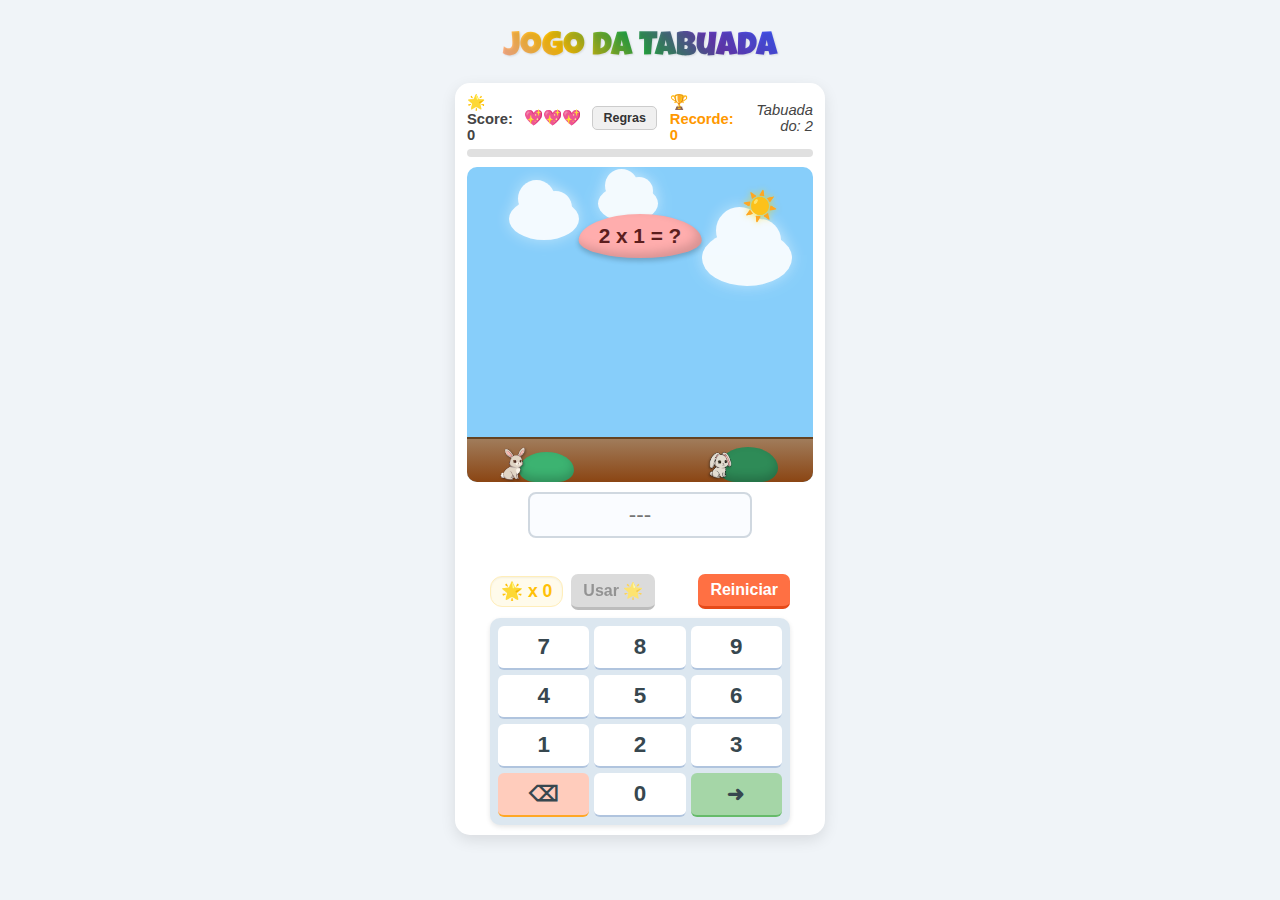
<file: index.html>
<!DOCTYPE html>
<html lang="pt-BR">
<head>
    <meta charset="UTF-8">
    <meta name="viewport" content="width=device-width, initial-scale=1.0, maximum-scale=1.0, user-scalable=no">
    <title>Jogo da Tabuada v16 - Solo & Coelhos</title> <!-- Versão Atualizada -->
    <link rel="preconnect" href="https://fonts.googleapis.com">
    <link rel="preconnect" href="https://fonts.gstatic.com" crossorigin>
    <link href="https://fonts.googleapis.com/css2?family=Luckiest+Guy&display=swap" rel="stylesheet">

    <!-- Link para o arquivo CSS externo -->
    <link rel="stylesheet" href="style.css">

</head>
<body>

    <h1>Jogo da Tabuada</h1>

    <!-- Área de Ativação de Som REMOVIDA -->

    <div id="game-container">
        <div id="achievement-notification">🏆 Conquista Desbloqueada!</div>

        <div id="info-bar">
             <div class="info-group left">
                 <div id="score">🌟 Score: <span class="score-value">0</span></div>
                 <div id="lives-display">💖💖💖</div>
             </div>
             <div class="info-group right">
                  <button type="button" id="show-rules-button" class="info-button">Regras</button>
                  <div id="high-score">🏆 Recorde: <span class="score-value">0</span></div>
                 <div id="current-table-info">Tabuada do: 2</div>
             </div>
        </div>

        <div id="progress-container"> <div id="progress-bar"></div> </div>

        <div id="game-area">
            <!-- Elementos de Fundo (Nuvens, Sol, Balões BG) -->
            <div id="background-decorations">
                <div class="bg-balloon"></div> <div class="bg-balloon"></div> <div class="bg-balloon"></div> <div class="bg-balloon"></div>
                <div class="bg-balloon"></div> <div class="bg-balloon"></div> <div class="bg-balloon"></div> <div class="bg-balloon"></div>
            </div>
            <div class="sun">☀️</div>
            <div class="cloud" id="cloud1"></div> <div class="cloud" id="cloud2"></div> <div class="cloud" id="cloud3"></div>

            <!-- Container de Power-ups -->
            <div id="power-up-container"></div>

            <!-- Balão Principal do Problema -->
            <div id="problem-balloon">? x ? = ?</div>

            <!-- Elementos adicionados: Solo e Coelhos -->
            <div id="ground">
                <!-- Arbustos (gerados pelo CSS) -->

                <!-- Coelhos adicionados -->
                <img id="rabbit-left" src="coelho01.svg" alt="Coelho decorativo à esquerda">
                <img id="rabbit-right" src="coelho02.svg" alt="Coelho decorativo à direita">

            </div>
            <!-- Fim dos elementos adicionados -->
        </div> <!-- Fim da #game-area -->


        <div id="input-area">
            <input type="text" id="answer-input" placeholder="---" inputmode="none" readonly>
        </div>

        <div id="feedback"></div>

        <div id="keypad-controls-container">
            <div id="controls-buttons-wrapper">
                <div id="star-power-area">
                    <div id="star-power-display">🌟 x 0</div>
                    <button type="button" id="use-star-button" disabled>Usar 🌟</button>
                </div>
                <button type="button" id="ingame-restart-button">Reiniciar</button>
            </div>
            <div id="keypad-area">
                 <div class="keypad-row"> <button type="button" class="keypad-button digit">7</button> <button type="button" class="keypad-button digit">8</button> <button type="button" class="keypad-button digit">9</button> </div>
                 <div class="keypad-row"> <button type="button" class="keypad-button digit">4</button> <button type="button" class="keypad-button digit">5</button> <button type="button" class="keypad-button digit">6</button> </div>
                 <div class="keypad-row"> <button type="button" class="keypad-button digit">1</button> <button type="button" class="keypad-button digit">2</button> <button type="button" class="keypad-button digit">3</button> </div>
                 <div class="keypad-row"> <button type="button" class="keypad-button action backspace">⌫</button> <button type="button" class="keypad-button digit">0</button> <button type="button" class="keypad-button action enter">➜</button> </div>
            </div>
        </div>

        <button id="restart-button" onclick="startGame()">Jogar Novamente</button>

    </div> <!-- Fim do #game-container -->

     <!-- Modal de Regras (Instrução de som ATUALIZADA) -->
     <div id="rules-modal" class="modal-overlay" style="display: none;">
        <div class="modal-content">
            <h2>Regras do Jogo</h2>
            <ul>
                <li>Acerte a resposta da multiplicação antes que o balão caia!</li>
                <li>Use o teclado numérico para digitar e ➜ para confirmar.</li>
                <li>✅ Resposta correta: Ganha pontos, avança para a próxima.</li>
                <li>❌ Resposta errada ou tempo esgotado: Perde uma vida 💔.</li>
                <li>Vidas: Começa com 💖💖💖. Fim de jogo se acabarem.</li>
                <li>Power-ups (colete acertando a questão enquanto eles estão na tela):
                    <ul>
                        <li>⭐ Estrela: Colete para usar depois (botão "Usar 🌟") e acertar a questão automaticamente.</li>
                        <li>⏳ Ampulheta: Deixa o *próximo* balão mais lento.</li>
                        <li>⚡ Raio: Cai rápido! Se coletar, ganha o *dobro* de pontos na questão.</li>
                    </ul>
                </li>
                 <li>🔊 Os efeitos sonoros devem ativar automaticamente (pode precisar de um clique/toque inicial na tela).</li>
                 <li>Objetivo: Complete todas as tabuadas do 2 ao 9 (até 9 x 10).</li>
                 <li>🏆 Desbloqueie conquistas por seus feitos!</li>
            </ul>
            <button type="button" id="close-rules-button" class="modal-close-button">Fechar</button>
        </div>
    </div>

    <div id="phase-transition-overlay" style="display: none;"> <div id="phase-transition-number"></div> </div>

    <!-- Link para o arquivo JavaScript externo -->
    <script src="script.js" defer></script>
</body>
</html>
</file>
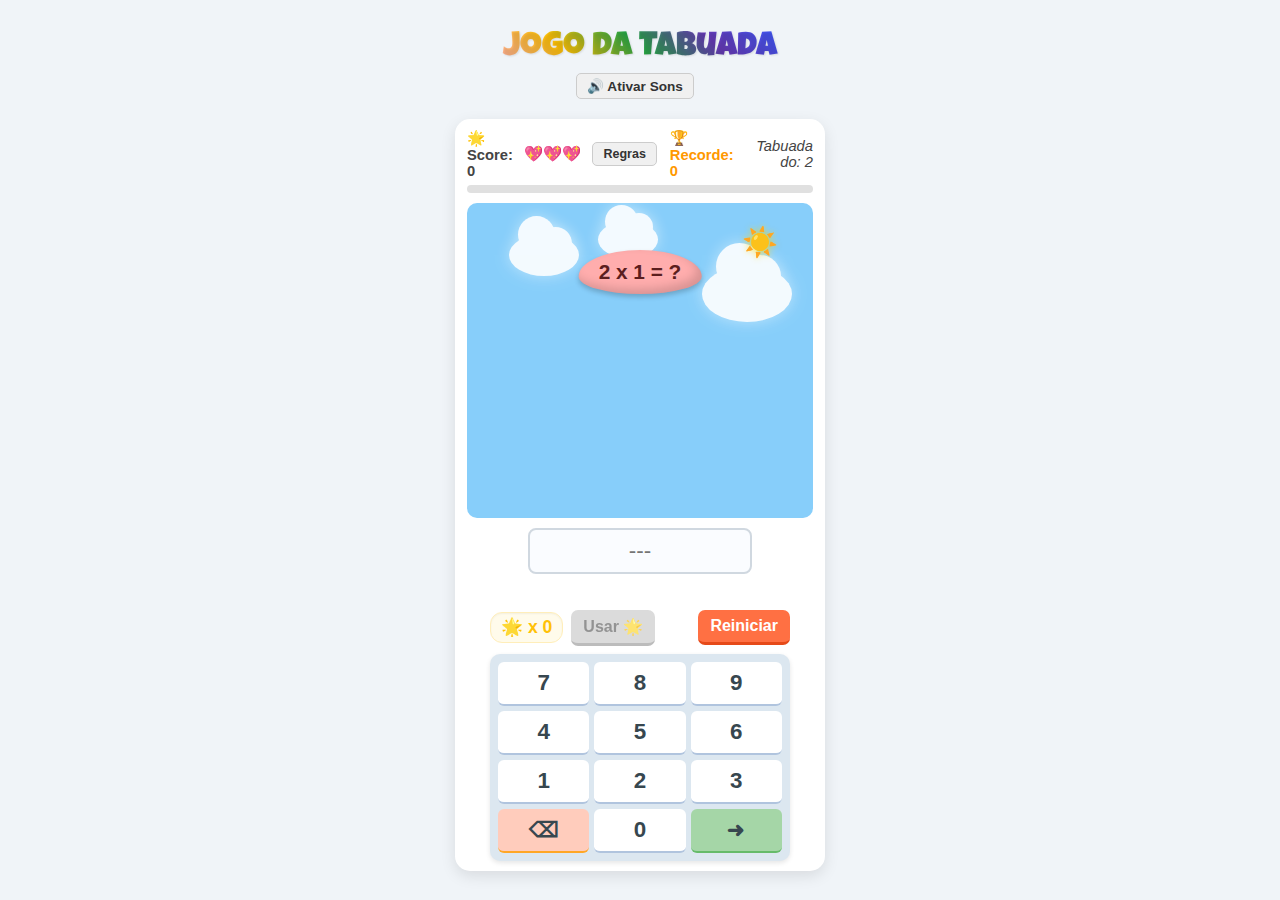
<file: code.html>
<!DOCTYPE html>
<html lang="pt-BR">
<head>
    <meta charset="UTF-8">
    <meta name="viewport" content="width=device-width, initial-scale=1.0, maximum-scale=1.0, user-scalable=no">
    <title>Jogo da Tabuada v15 - Separado</title> <!-- Versão Atualizada -->
    <link rel="preconnect" href="https://fonts.googleapis.com">
    <link rel="preconnect" href="https://fonts.gstatic.com" crossorigin>
    <link href="https://fonts.googleapis.com/css2?family=Luckiest+Guy&display=swap" rel="stylesheet">

    <!-- Link para o arquivo CSS externo -->
    <link rel="stylesheet" href="style.css">

</head>
<body>

    <h1>Jogo da Tabuada</h1>

    <!-- Área de Ativação de Som SIMPLIFICADA -->
    <div id="sound-activation-area" style="margin-bottom: 10px; text-align: center;">
        <button type="button" id="activate-sounds-button" class="info-button">🔊 Ativar Sons</button>
        <span id="sound-status" style="margin-left: 10px; font-size: 0.9em; color: #666;"></span>
        <!-- O div de download foi REMOVIDO -->
    </div>

    <div id="game-container">
        <div id="achievement-notification">🏆 Conquista Desbloqueada!</div>

        <div id="info-bar">
             <div class="info-group left">
                 <div id="score">🌟 Score: <span class="score-value">0</span></div>
                 <div id="lives-display">💖💖💖</div>
             </div>
             <div class="info-group right">
                  <button type="button" id="show-rules-button" class="info-button">Regras</button>
                  <div id="high-score">🏆 Recorde: <span class="score-value">0</span></div>
                 <div id="current-table-info">Tabuada do: 2</div>
             </div>
        </div>

        <div id="progress-container"> <div id="progress-bar"></div> </div>

        <div id="game-area">
            <div id="background-decorations">
                <div class="bg-balloon"></div> <div class="bg-balloon"></div> <div class="bg-balloon"></div> <div class="bg-balloon"></div>
                <div class="bg-balloon"></div> <div class="bg-balloon"></div> <div class="bg-balloon"></div> <div class="bg-balloon"></div>
            </div>
            <div class="sun">☀️</div>
            <div class="cloud" id="cloud1"></div> <div class="cloud" id="cloud2"></div> <div class="cloud" id="cloud3"></div>
            <div id="power-up-container"></div>
            <div id="problem-balloon">? x ? = ?</div>
        </div>

        <div id="input-area">
            <input type="text" id="answer-input" placeholder="---" inputmode="none" readonly>
        </div>

        <div id="feedback"></div>

        <div id="keypad-controls-container">
            <div id="controls-buttons-wrapper">
                <div id="star-power-area">
                    <div id="star-power-display">🌟 x 0</div>
                    <button type="button" id="use-star-button" disabled>Usar 🌟</button>
                </div>
                <button type="button" id="ingame-restart-button">Reiniciar</button>
            </div>
            <div id="keypad-area">
                 <div class="keypad-row"> <button type="button" class="keypad-button digit">7</button> <button type="button" class="keypad-button digit">8</button> <button type="button" class="keypad-button digit">9</button> </div>
                 <div class="keypad-row"> <button type="button" class="keypad-button digit">4</button> <button type="button" class="keypad-button digit">5</button> <button type="button" class="keypad-button digit">6</button> </div>
                 <div class="keypad-row"> <button type="button" class="keypad-button digit">1</button> <button type="button" class="keypad-button digit">2</button> <button type="button" class="keypad-button digit">3</button> </div>
                 <div class="keypad-row"> <button type="button" class="keypad-button action backspace">⌫</button> <button type="button" class="keypad-button digit">0</button> <button type="button" class="keypad-button action enter">➜</button> </div>
            </div>
        </div>

        <button id="restart-button" onclick="startGame()">Jogar Novamente</button>

    </div> <!-- Fim do #game-container -->

     <!-- Modal de Regras (Instruções de som SIMPLIFICADAS) -->
     <div id="rules-modal" class="modal-overlay" style="display: none;">
        <div class="modal-content">
            <h2>Regras do Jogo</h2>
            <ul>
                <li>Acerte a resposta da multiplicação antes que o balão caia!</li>
                <li>Use o teclado numérico para digitar e ➜ para confirmar.</li>
                <li>✅ Resposta correta: Ganha pontos, avança para a próxima.</li>
                <li>❌ Resposta errada ou tempo esgotado: Perde uma vida 💔.</li>
                <li>Vidas: Começa com 💖💖💖. Fim de jogo se acabarem.</li>
                <li>Power-ups (colete acertando a questão enquanto eles estão na tela):
                    <ul>
                        <li>⭐ Estrela: Colete para usar depois (botão "Usar 🌟") e acertar a questão automaticamente.</li>
                        <li>⏳ Ampulheta: Deixa o *próximo* balão mais lento.</li>
                        <li>⚡ Raio: Cai rápido! Se coletar, ganha o *dobro* de pontos na questão.</li>
                    </ul>
                </li>
                 <li>🔊 Para ativar os sons (opcional): Clique no botão "🔊 Ativar Sons" no topo (pode ser necessário na primeira vez que jogar).</li>
                 <li>Objetivo: Complete todas as tabuadas do 2 ao 9 (até 9 x 10).</li>
                 <li>🏆 Desbloqueie conquistas por seus feitos!</li>
            </ul>
            <button type="button" id="close-rules-button" class="modal-close-button">Fechar</button>
        </div>
    </div>

    <div id="phase-transition-overlay" style="display: none;"> <div id="phase-transition-number"></div> </div>

    <!-- Link para o arquivo JavaScript externo -->
    <script src="script.js" defer></script>
</body>
</html>
</file>
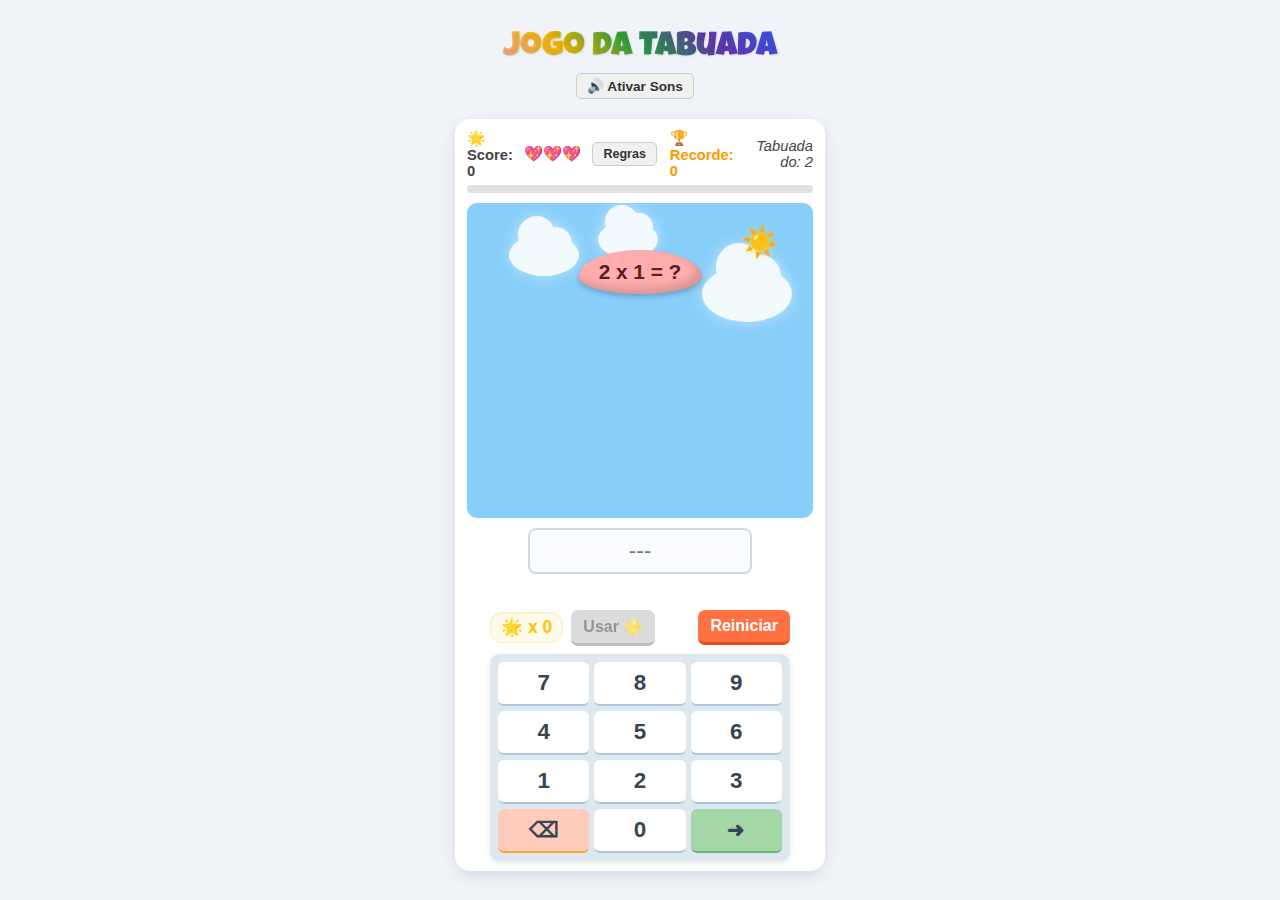
<file: style.html>
<!DOCTYPE html>
<html lang="pt-BR">
<head>
    <meta charset="UTF-8">
    <meta name="viewport" content="width=device-width, initial-scale=1.0, maximum-scale=1.0, user-scalable=no">
    <title>Jogo da Tabuada v15 - Separado</title> <!-- Versão Atualizada -->
    <link rel="preconnect" href="https://fonts.googleapis.com">
    <link rel="preconnect" href="https://fonts.gstatic.com" crossorigin>
    <link href="https://fonts.googleapis.com/css2?family=Luckiest+Guy&display=swap" rel="stylesheet">

    <!-- Link para o arquivo CSS externo -->
    <link rel="stylesheet" href="style.css">

</head>
<body>

    <h1>Jogo da Tabuada</h1>

    <!-- Área de Ativação de Som SIMPLIFICADA -->
    <div id="sound-activation-area" style="margin-bottom: 10px; text-align: center;">
        <button type="button" id="activate-sounds-button" class="info-button">🔊 Ativar Sons</button>
        <span id="sound-status" style="margin-left: 10px; font-size: 0.9em; color: #666;"></span>
        <!-- O div de download foi REMOVIDO -->
    </div>

    <div id="game-container">
        <div id="achievement-notification">🏆 Conquista Desbloqueada!</div>

        <div id="info-bar">
             <div class="info-group left">
                 <div id="score">🌟 Score: <span class="score-value">0</span></div>
                 <div id="lives-display">💖💖💖</div>
             </div>
             <div class="info-group right">
                  <button type="button" id="show-rules-button" class="info-button">Regras</button>
                  <div id="high-score">🏆 Recorde: <span class="score-value">0</span></div>
                 <div id="current-table-info">Tabuada do: 2</div>
             </div>
        </div>

        <div id="progress-container"> <div id="progress-bar"></div> </div>

        <div id="game-area">
            <div id="background-decorations">
                <div class="bg-balloon"></div> <div class="bg-balloon"></div> <div class="bg-balloon"></div> <div class="bg-balloon"></div>
                <div class="bg-balloon"></div> <div class="bg-balloon"></div> <div class="bg-balloon"></div> <div class="bg-balloon"></div>
            </div>
            <div class="sun">☀️</div>
            <div class="cloud" id="cloud1"></div> <div class="cloud" id="cloud2"></div> <div class="cloud" id="cloud3"></div>
            <div id="power-up-container"></div>
            <div id="problem-balloon">? x ? = ?</div>
        </div>

        <div id="input-area">
            <input type="text" id="answer-input" placeholder="---" inputmode="none" readonly>
        </div>

        <div id="feedback"></div>

        <div id="keypad-controls-container">
            <div id="controls-buttons-wrapper">
                <div id="star-power-area">
                    <div id="star-power-display">🌟 x 0</div>
                    <button type="button" id="use-star-button" disabled>Usar 🌟</button>
                </div>
                <button type="button" id="ingame-restart-button">Reiniciar</button>
            </div>
            <div id="keypad-area">
                 <div class="keypad-row"> <button type="button" class="keypad-button digit">7</button> <button type="button" class="keypad-button digit">8</button> <button type="button" class="keypad-button digit">9</button> </div>
                 <div class="keypad-row"> <button type="button" class="keypad-button digit">4</button> <button type="button" class="keypad-button digit">5</button> <button type="button" class="keypad-button digit">6</button> </div>
                 <div class="keypad-row"> <button type="button" class="keypad-button digit">1</button> <button type="button" class="keypad-button digit">2</button> <button type="button" class="keypad-button digit">3</button> </div>
                 <div class="keypad-row"> <button type="button" class="keypad-button action backspace">⌫</button> <button type="button" class="keypad-button digit">0</button> <button type="button" class="keypad-button action enter">➜</button> </div>
            </div>
        </div>

        <button id="restart-button" onclick="startGame()">Jogar Novamente</button>

    </div> <!-- Fim do #game-container -->

     <!-- Modal de Regras (Instruções de som SIMPLIFICADAS) -->
     <div id="rules-modal" class="modal-overlay" style="display: none;">
        <div class="modal-content">
            <h2>Regras do Jogo</h2>
            <ul>
                <li>Acerte a resposta da multiplicação antes que o balão caia!</li>
                <li>Use o teclado numérico para digitar e ➜ para confirmar.</li>
                <li>✅ Resposta correta: Ganha pontos, avança para a próxima.</li>
                <li>❌ Resposta errada ou tempo esgotado: Perde uma vida 💔.</li>
                <li>Vidas: Começa com 💖💖💖. Fim de jogo se acabarem.</li>
                <li>Power-ups (colete acertando a questão enquanto eles estão na tela):
                    <ul>
                        <li>⭐ Estrela: Colete para usar depois (botão "Usar 🌟") e acertar a questão automaticamente.</li>
                        <li>⏳ Ampulheta: Deixa o *próximo* balão mais lento.</li>
                        <li>⚡ Raio: Cai rápido! Se coletar, ganha o *dobro* de pontos na questão.</li>
                    </ul>
                </li>
                 <li>🔊 Para ativar os sons (opcional): Clique no botão "🔊 Ativar Sons" no topo (pode ser necessário na primeira vez que jogar).</li>
                 <li>Objetivo: Complete todas as tabuadas do 2 ao 9 (até 9 x 10).</li>
                 <li>🏆 Desbloqueie conquistas por seus feitos!</li>
            </ul>
            <button type="button" id="close-rules-button" class="modal-close-button">Fechar</button>
        </div>
    </div>

    <div id="phase-transition-overlay" style="display: none;"> <div id="phase-transition-number"></div> </div>

    <!-- Link para o arquivo JavaScript externo -->
    <script src="script.js" defer></script>
</body>
</html>
</file>
<file: style.css>
/* --- CSS Completo --- */
:root {
    --star-color: #ffc107; --button-disabled-bg: #cccccc; --button-disabled-text: #666666;
    --cloud-color: #ffffff; --balloon-color: #ffadad; --balloon-text-color: #5c1e1e; --sky-color: #e0f7fa;
    --correct-color: #28a745; --incorrect-color: #dc3545; --button-color: #007bff; --keypad-bg: #dce7f0;
    --keypad-key-bg: #ffffff; --keypad-key-border: #b0c4de; --keypad-key-active-bg: #e4eff7; --keypad-enter-bg: #a5d6a7;
    --keypad-enter-active-bg: #81c784; --keypad-back-bg: #ffccbc; --keypad-back-active-bg: #ffab91;
    --progress-bar-color: #ffca28; --progress-container-bg: #e0e0e0; --high-score-color: #ff9800;
    --sun-color: #ffd700; --transition-color: #673ab7; --encouragement-color: #009688; --lives-color: #f44336;
    --achievement-bg: #ffd700; --achievement-text: #4a3b00;
    --power-up-star: #ffeb3b; --power-up-slow: '#3d5afe'; --power-up-double: '#ffea00';
    --restart-button-bg: #ff7043;
    --restart-button-border: #e64a19;
    --restart-button-active-bg: #f4511e;
    /* Cores Solo/Arbusto */
    --ground-top: #a07c5b;
    --ground-bottom: #8B4513;
    --ground-border: #654321;
    --bush-green1: #2E8B57;
    --bush-green2: #3CB371;
}
*, *::before, *::after { box-sizing: border-box; }
body { display: flex; flex-direction: column; align-items: center; font-family: 'Arial Rounded MT Bold', 'Helvetica Rounded', Arial, sans-serif; background-color: #f0f4f8; margin: 0; padding: 8px; min-height: 100vh; overscroll-behavior-y: contain; }
h1 { font-family: 'Luckiest Guy', cursive; font-size: 2.1em; font-weight: normal; margin-bottom: 8px; text-align: center; flex-shrink: 0; background: linear-gradient(45deg, var(--balloon-color), var(--star-color), var(--correct-color), var(--transition-color), #3d5afe); -webkit-background-clip: text; background-clip: text; color: transparent; text-shadow: 1px 1px 2px rgba(0,0,0,0.1); padding: 0 5px; }

/* Estilos da Área de Ativação de Som REMOVIDOS */

/* --- Restante do CSS --- */
#game-container { display: flex; flex-direction: column; align-items: center; width: 100%; max-width: 370px; background-color: #ffffff; padding: 10px 12px; border-radius: 15px; box-shadow: 0 5px 15px rgba(0,0,0,0.1); position: relative; overflow: hidden; flex-shrink: 0; margin-top: 10px; }
#info-bar { width: 100%; margin-bottom: 6px; font-size: 0.92em; color: #444; gap: 6px; flex-shrink: 0; display: flex; justify-content: space-between; align-items: center; }
.info-group { display: flex; align-items: center; gap: 6px; }
.info-group.right { gap: 8px; }
#score { font-weight: bold; } #lives-display { font-size: 1.05em; color: var(--lives-color); white-space: nowrap; }
#high-score { font-weight: bold; color: var(--high-score-color); } #current-table-info { font-style: italic; text-align: right; }
.info-button { padding: 4px 10px; font-size: 0.85em; font-weight: bold; cursor: pointer; border: 1px solid #ccc; border-radius: 5px; background-color: #f0f0f0; color: #333; transition: background-color 0.2s ease; margin: 0 5px; user-select: none; -webkit-tap-highlight-color: rgba(0,0,0,0.1); touch-action: manipulation; }
.info-button:hover:not(:disabled) { background-color: #e0e0e0; }
.info-button:active:not(:disabled) { transform: scale(0.98); }
.info-button:disabled { opacity: 0.6; cursor: not-allowed; }
#progress-container { width: 100%; height: 8px; background-color: var(--progress-container-bg); border-radius: 4px; overflow: hidden; margin-bottom: 10px; flex-shrink: 0; }
#progress-bar { height: 100%; width: 0%; background-color: var(--progress-bar-color); border-radius: 4px; transition: width 0.5s ease-out; }
#game-area { width: 100%; height: 315px; border: none; background-color: var(--sky-color); position: relative; overflow: hidden; margin-top: 0; border-radius: 10px; transition: background-color 0.8s ease; flex-shrink: 0; }
#background-decorations { position: absolute; top: 0; left: 0; width: 100%; height: 100%; pointer-events: none; overflow: hidden; z-index: 0; }
.bg-balloon { position: absolute; bottom: -30px; width: 15px; height: 20px; border-radius: 50% 50% 50% 50% / 60% 60% 40% 40%; opacity: 0; animation: floatUp 15s linear infinite; z-index: 0; /* Garante fundo */ }
.bg-balloon::after { content: ''; position: absolute; bottom: -15px; left: 50%; transform: translateX(-50%); width: 1px; height: 15px; background-color: rgba(0, 0, 0, 0.4); }
.bg-balloon:nth-child(1) { left: 8%; background-color: #ffadad; animation-delay: 0s; width: 18px; height: 24px; }
.bg-balloon:nth-child(2) { left: 25%; background-color: #a0e7ff; animation-delay: 2s; width: 16px; height: 22px; }
.bg-balloon:nth-child(3) { left: 40%; background-color: #b9ffb0; animation-delay: 5s; width: 15px; height: 20px; }
.bg-balloon:nth-child(4) { left: 55%; background-color: #fff59d; animation-delay: 8s; width: 17px; height: 23px; }
.bg-balloon:nth-child(5) { left: 70%; background-color: #ffcc80; animation-delay: 11s; width: 14px; height: 19px; }
.bg-balloon:nth-child(6) { left: 85%; background-color: #b39ddb; animation-delay: 13s; width: 18px; height: 24px; }
.bg-balloon:nth-child(7) { left: 15%; background-color: #f48fb1; animation-delay: 9s; width: 16px; height: 21px; opacity: 0.6; }
.bg-balloon:nth-child(8) { left: 92%; background-color: #80cbc4; animation-delay: 4s; width: 15px; height: 20px; opacity: 0.75; }
@keyframes floatUp { 0% { transform: translateY(0) translateX(0) rotate(-5deg); opacity: 0.6; } 50% { transform: translateY(-160px) translateX(5px) rotate(5deg); opacity: 0.9; } 99.9% { transform: translateY(-320px) translateX(-3px) rotate(-8deg); opacity: 0; bottom: 100%; } 100% { transform: translateY(0); opacity: 0; bottom: -30px; } }
.cloud { position: absolute; background-color: var(--cloud-color); border-radius: 50%; box-shadow: 0 0 15px rgba(255, 255, 255, 0.5); opacity: 0.9; z-index: 1; animation: drift 40s linear infinite alternate; }
.cloud::before, .cloud::after { content:''; position:absolute; background-color:var(--cloud-color); border-radius:50%; box-shadow:inherit; }
#cloud1 { top: 10%; left: 12%; width: 70px; height: 42px; animation-duration: 45s; }
#cloud2 { top: 20%; left: 68%; width: 90px; height: 56px; animation-duration: 55s; }
#cloud3 { top: 6%; left: 38%; width: 60px; height: 37px; animation-duration: 35s; }
#cloud1::before { width: 37px; height: 37px; top: -18px; left: 9px; } #cloud1::after { width: 33px; height: 33px; top: -7px; right: 7px; }
#cloud2::before { width: 47px; height: 47px; top: -23px; left: 14px; } #cloud2::after { width: 42px; height: 42px; top: -11px; right: 11px; }
#cloud3::before { width: 33px; height: 33px; top: -16px; left: 7px; } #cloud3::after { width: 28px; height: 28px; top: -8px; right: 5px; }
@keyframes drift { from { transform: translateX(-6px); } to { transform: translateX(6px); } }
.sun { position: absolute; top: 7%; right: 10%; font-size: 1.8em; color: var(--sun-color); text-shadow: 0 0 6px rgba(255, 215, 0, 0.7); z-index: 2; }
#power-up-container { position: absolute; top: 0; left: 0; width: 100%; height: 100%; pointer-events: none; z-index: 5; }
.power-up-item { position: absolute; top: -40px; font-size: 1.8em; text-shadow: 0 2px 4px rgba(0,0,0,0.2); animation: fall-power-up linear forwards; will-change: transform, top; }
@keyframes fall-power-up { from { top: -40px; transform: translateX(0) rotate(0deg); } 50% { transform: translateX(-5px) rotate(-10deg); } to { top: calc(100% + 10px); transform: translateX(5px) rotate(10deg); } }
#problem-balloon { position: absolute; top: 15%; left: 50%; transform: translateX(-50%); background-color: var(--balloon-color); color: var(--balloon-text-color); padding: 10px 20px; border-radius: 50% 50% 50% 50% / 60% 60% 40% 40%; border: none; font-size: 1.3em; font-weight: bold; white-space: nowrap; box-shadow: inset -5px -5px 10px rgba(0,0,0,0.15), 0 3px 5px rgba(0,0,0,0.2); display: none; z-index: 10; cursor: default; transition: background-color 0.5s ease, color 0.5s ease; }
.falling { display: block !important; animation-play-state: running !important; }
@keyframes fall { from { top: 15%; transform: translateX(-50%) rotate(0deg); } 50% { transform: translateX(-55%) rotate(-4deg); } to { top: 100%; transform: translateX(-48%) rotate(3deg); } }
@keyframes pop { 0% { transform: translateX(-50%) scale(1); opacity: 1; } 50% { transform: translateX(-50%) scale(1.3); opacity: 0.7; } 100% { transform: translateX(-50%) scale(1.5); opacity: 0; } }
.pop-animation { animation: pop 0.35s ease-out forwards !important; animation-play-state: running !important; }

/* --- Estilos para Solo, Arbustos e Coelhos --- */
#ground {
    position: absolute;
    bottom: 0;
    left: 0;
    width: 100%;
    height: 45px; /* Altura do solo */
    background: linear-gradient(to bottom, var(--ground-top), var(--ground-bottom));
    z-index: 4; /* Abaixo dos power-ups (5) e balão (10), acima das nuvens (1) e sol (2) */
    border-top: 2px solid var(--ground-border);
}

/* Arbustos usando pseudo-elementos */
#ground::before,
#ground::after {
    content: '';
    position: absolute;
    bottom: 0; /* Alinhado com a parte inferior do solo */
    width: 60px; /* Largura do arbusto */
    height: 35px; /* Altura do arbusto */
    background-color: var(--bush-green1); /* Verde para os arbustos */
    border-radius: 50% 50% 30% 30% / 60% 60% 40% 40%; /* Forma de arbusto */
    z-index: 5; /* Acima do solo (4), abaixo dos coelhos (6) */
    box-shadow: inset 0 -5px 10px rgba(0,0,0,0.2); /* Sombra interna */
}

#ground::before {
    left: 15%; /* Posição do primeiro arbusto */
    width: 55px;
    height: 30px;
    background-color: var(--bush-green2); /* Tom de verde ligeiramente diferente */
}

#ground::after {
    right: 10%; /* Posição do segundo arbusto */
    transform: scaleX(-1); /* Espelha para variar um pouco */
}

/* Estilos para os Coelhos SVG */
#rabbit-left,
#rabbit-right {
    position: absolute;
    bottom: 0px;      /* Ajuste para alinhar com a base do solo */
    height: 35px;     /* Defina a altura desejada para os coelhos */
    width: auto;      /* Largura automática para manter a proporção */
    z-index: 6;       /* Garante que fiquem sobre o solo e arbustos */
    filter: drop-shadow(1px 1px 1px rgba(0,0,0,0.3)); /* Sombra sutil */
    user-select: none;
    -webkit-user-drag: none;
}

#rabbit-left {
    left: 8%; /* Posição do coelho esquerdo */
    /* Assumindo que coelho01.svg olha para a direita */
}

#rabbit-right {
    right: 22%; /* Posição do coelho direito */
    /* Assumindo que coelho02.svg também olha para a direita, então viramos */
    transform: scaleX(-1);
}
/* --- Fim dos estilos Solo/Arbustos/Coelhos --- */


#input-area { margin-top: 10px; width: 100%; text-align: center; flex-shrink: 0; }
#answer-input { padding: 8px; font-size: 1.4em; width: 65%; max-width: 240px; text-align: center; border: 2px solid #d0d8e0; border-radius: 8px; margin-bottom: 6px; background-color: #fafcff; cursor: default; }
#answer-input:focus { outline: none; }
#feedback { margin-top: 0; font-weight: bold; font-size: 1.0em; min-height: 1.4em; text-align: center; width: 100%; padding: 4px 0; margin-bottom: 8px; display: flex; align-items: center; justify-content: center; gap: 5px; flex-shrink: 0; }
.feedback-content { display: inline-block; opacity: 0; transform: translateY(8px); animation: feedbackFadeIn 0.4s ease-out forwards; }
@keyframes feedbackFadeIn { to { opacity: 1; transform: translateY(0); } }
.correct { color: var(--correct-color); } .incorrect { color: var(--incorrect-color); } .transition { color: var(--transition-color); font-style: italic; } .encouragement { font-style: normal; color: var(--encouragement-color); font-weight: normal; }
@keyframes scorePulse { 0%, 100% { transform: scale(1); } 50% { transform: scale(1.25); color: var(--correct-color); } }
.score-pulse-animation { display: inline-block; animation: scorePulse 0.4s ease-in-out; }
#keypad-controls-container { display: flex; flex-direction: column; align-items: center; width: 100%; max-width: 300px; margin: 0 auto; flex-shrink: 0; }
#controls-buttons-wrapper { display: flex; justify-content: space-between; align-items: center; width: 100%; gap: 8px; margin-bottom: 8px; }
#star-power-area { display: flex; justify-content: flex-start; align-items: center; gap: 8px; }
#star-power-display { font-size: 1.1em; font-weight: bold; color: var(--star-color); background-color: #fffbeb; padding: 4px 10px; border-radius: 12px; border: 1px solid #ffeeba; min-width: 60px; text-align: center; box-shadow: inset 0 1px 2px rgba(0,0,0,0.05); }
#use-star-button, #ingame-restart-button { padding: 7px 12px; font-size: 1.0em; font-weight: bold; cursor: pointer; border: none; border-radius: 7px; border-bottom-width: 3px; border-bottom-style: solid; transition: background-color 0.2s ease, transform 0.1s ease, border-bottom-width 0.1s ease; user-select: none; -webkit-tap-highlight-color: rgba(0,0,0,0.1); touch-action: manipulation; }
#use-star-button { background-color: var(--star-color); color: #333; border-bottom-color: #ffa000; }
#use-star-button:not(:disabled):active { background-color: #ffb300; transform: translateY(2px); border-bottom-width: 1px; }
#use-star-button:disabled { background-color: var(--button-disabled-bg); color: var(--button-disabled-text); border-bottom-color: #a0a0a0; cursor: not-allowed; opacity: 0.7; }
#ingame-restart-button { background-color: var(--restart-button-bg); color: white; border-bottom-color: var(--restart-button-border); display: none; }
#ingame-restart-button:not(:disabled):active { background-color: var(--restart-button-active-bg); transform: translateY(2px); border-bottom-width: 1px; }
#ingame-restart-button:disabled { background-color: var(--button-disabled-bg); color: var(--button-disabled-text); border-bottom-color: #a0a0a0; cursor: not-allowed; opacity: 0.7; }
#keypad-area { width: 100%; padding: 8px; background-color: var(--keypad-bg); border-radius: 10px; box-shadow: 0 2px 5px rgba(0,0,0,0.1); display: flex; flex-direction: column; gap: 5px; margin: 0; }
.keypad-row { display: flex; justify-content: space-around; gap: 5px; }
.keypad-button { flex: 1; min-height: 44px; font-size: 1.4em; font-weight: bold; border: none; border-bottom: 2px solid var(--keypad-key-border); border-radius: 6px; background-color: var(--keypad-key-bg); color: #37474f; cursor: pointer; display: flex; align-items: center; justify-content: center; user-select: none; -webkit-tap-highlight-color: rgba(0,0,0,0.1); touch-action: manipulation; transition: background-color 0.1s ease, transform 0.1s ease, border-bottom-width 0.1s ease; }
.keypad-button:active { background-color: var(--keypad-key-active-bg); transform: translateY(1px) scale(0.98); border-bottom-width: 1px; }
.keypad-button.action { font-size: 1.3em; }
.keypad-button.action.enter { background-color: var(--keypad-enter-bg); border-bottom-color: #66bb6a; } .keypad-button.action.enter:active { background-color: var(--keypad-enter-active-bg); }
.keypad-button.action.backspace { background-color: var(--keypad-back-bg); border-bottom-color: #ffa726; } .keypad-button.action.backspace:active { background-color: var(--keypad-back-active-bg); }
#phase-transition-overlay { position: fixed; top: 0; left: 0; width: 100%; height: 100%; background-color: rgba(0, 0, 0, 0.5); display: flex; align-items: center; justify-content: center; z-index: 1000; opacity: 0; pointer-events: none; animation: fadeOverlay 1.8s ease-in-out forwards; }
#phase-transition-number { font-size: 15vw; font-weight: bold; color: white; text-shadow: 0 0 15px rgba(255, 255, 255, 0.8); transform: scale(0.5); opacity: 0; animation: popNumber 1.6s ease-out 0.1s forwards; }
@keyframes fadeOverlay { 0% { opacity: 0; pointer-events: none; } 20%, 80% { opacity: 1; pointer-events: auto; } 100% { opacity: 0; pointer-events: none; } }
@keyframes popNumber { 0% { transform: scale(0.5); opacity: 0; } 30% { transform: scale(1.2); opacity: 1; } 70% { transform: scale(1); opacity: 1; } 100% { transform: scale(1.5); opacity: 0; } }
button#restart-button { display: none; margin-top: 15px; padding: 10px 20px; font-size: 1.1em; cursor: pointer; background-color: var(--button-color); color: white; border: none; border-radius: 8px; transition: background-color 0.3s ease; box-shadow: 0 3px 5px rgba(0,0,0,0.2); }
button#restart-button:hover, button#restart-button:focus { background-color: #0056b3; outline: none; }
#achievement-notification { position: absolute; top: -50px; left: 50%; transform: translateX(-50%); background-color: var(--achievement-bg); color: var(--achievement-text); padding: 8px 15px; border-radius: 0 0 10px 10px; box-shadow: 0 4px 8px rgba(0,0,0,0.15); font-size: 0.9em; font-weight: bold; z-index: 1100; transition: top 0.5s ease-out; text-align: center; white-space: nowrap; }
#achievement-notification.show { top: 0; }
.modal-overlay { position: fixed; top: 0; left: 0; width: 100%; height: 100%; background-color: rgba(0, 0, 0, 0.65); display: flex; align-items: center; justify-content: center; z-index: 2000; opacity: 0; pointer-events: none; transition: opacity 0.3s ease; }
.modal-overlay.visible { opacity: 1; pointer-events: auto; }
.modal-content { background-color: #ffffff; padding: 25px; border-radius: 12px; box-shadow: 0 5px 20px rgba(0,0,0,0.25); max-width: 90%; width: 380px; max-height: 85vh; overflow-y: auto; position: relative; transform: scale(0.9); transition: transform 0.3s ease; }
.modal-overlay.visible .modal-content { transform: scale(1); }
.modal-content h2 { margin-top: 0; margin-bottom: 15px; text-align: center; color: var(--button-color); font-family: 'Luckiest Guy', cursive; font-size: 1.6em; font-weight: normal; }
.modal-content ul { padding-left: 20px; margin-bottom: 20px; line-height: 1.6; font-size: 0.95em; }
.modal-content ul ul { margin-top: 5px; margin-bottom: 10px; font-size: 0.95em; }
.modal-content li { margin-bottom: 8px; }
.modal-content ol { margin-top: 5px; margin-bottom: 10px; padding-left: 25px;} /* Estilo para lista ordenada nas regras */
.modal-close-button { display: block; width: 100px; margin: 15px auto 0; padding: 10px 15px; font-size: 1em; font-weight: bold; cursor: pointer; background-color: var(--button-color); color: white; border: none; border-radius: 7px; transition: background-color 0.2s ease; border-bottom: 3px solid #0056b3; user-select: none; -webkit-tap-highlight-color: rgba(0,0,0,0.1); touch-action: manipulation; }
.modal-close-button:hover, .modal-close-button:focus { background-color: #0056b3; outline: none; }
.modal-close-button:active { background-color: #004a9a; transform: translateY(2px); border-bottom-width: 1px; }
/* --- Fim do CSS --- */
</file>
